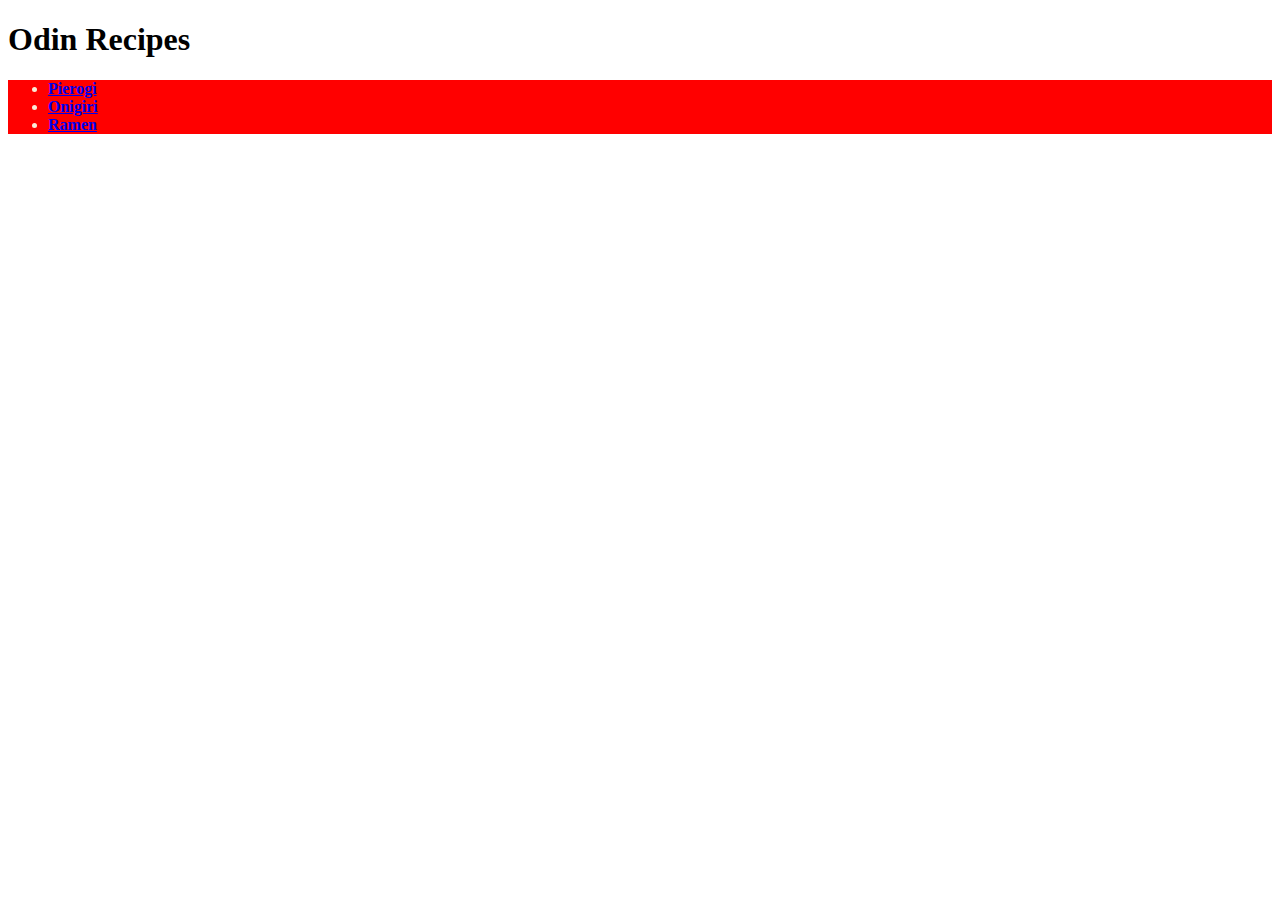
<file: index.html>
<!DOCTYPE html>
<html lang="en">
    <head>
        <meta charset="utf-8">
        <title>Odin Recipes</title>
        <link rel="stylesheet" href="style.css">
    </head>
    <body>
        <h1>Odin Recipes</h1>
        <ul>
            <li><a href="./recipes/pierogi.html">Pierogi</a></li>
            <li><a href="./recipes/onigiri.html">Onigiri</a></li>
            <li><a href="./recipes/ramen.html">Ramen</a></li>
        </ul>
    </body>
</html>
</file>
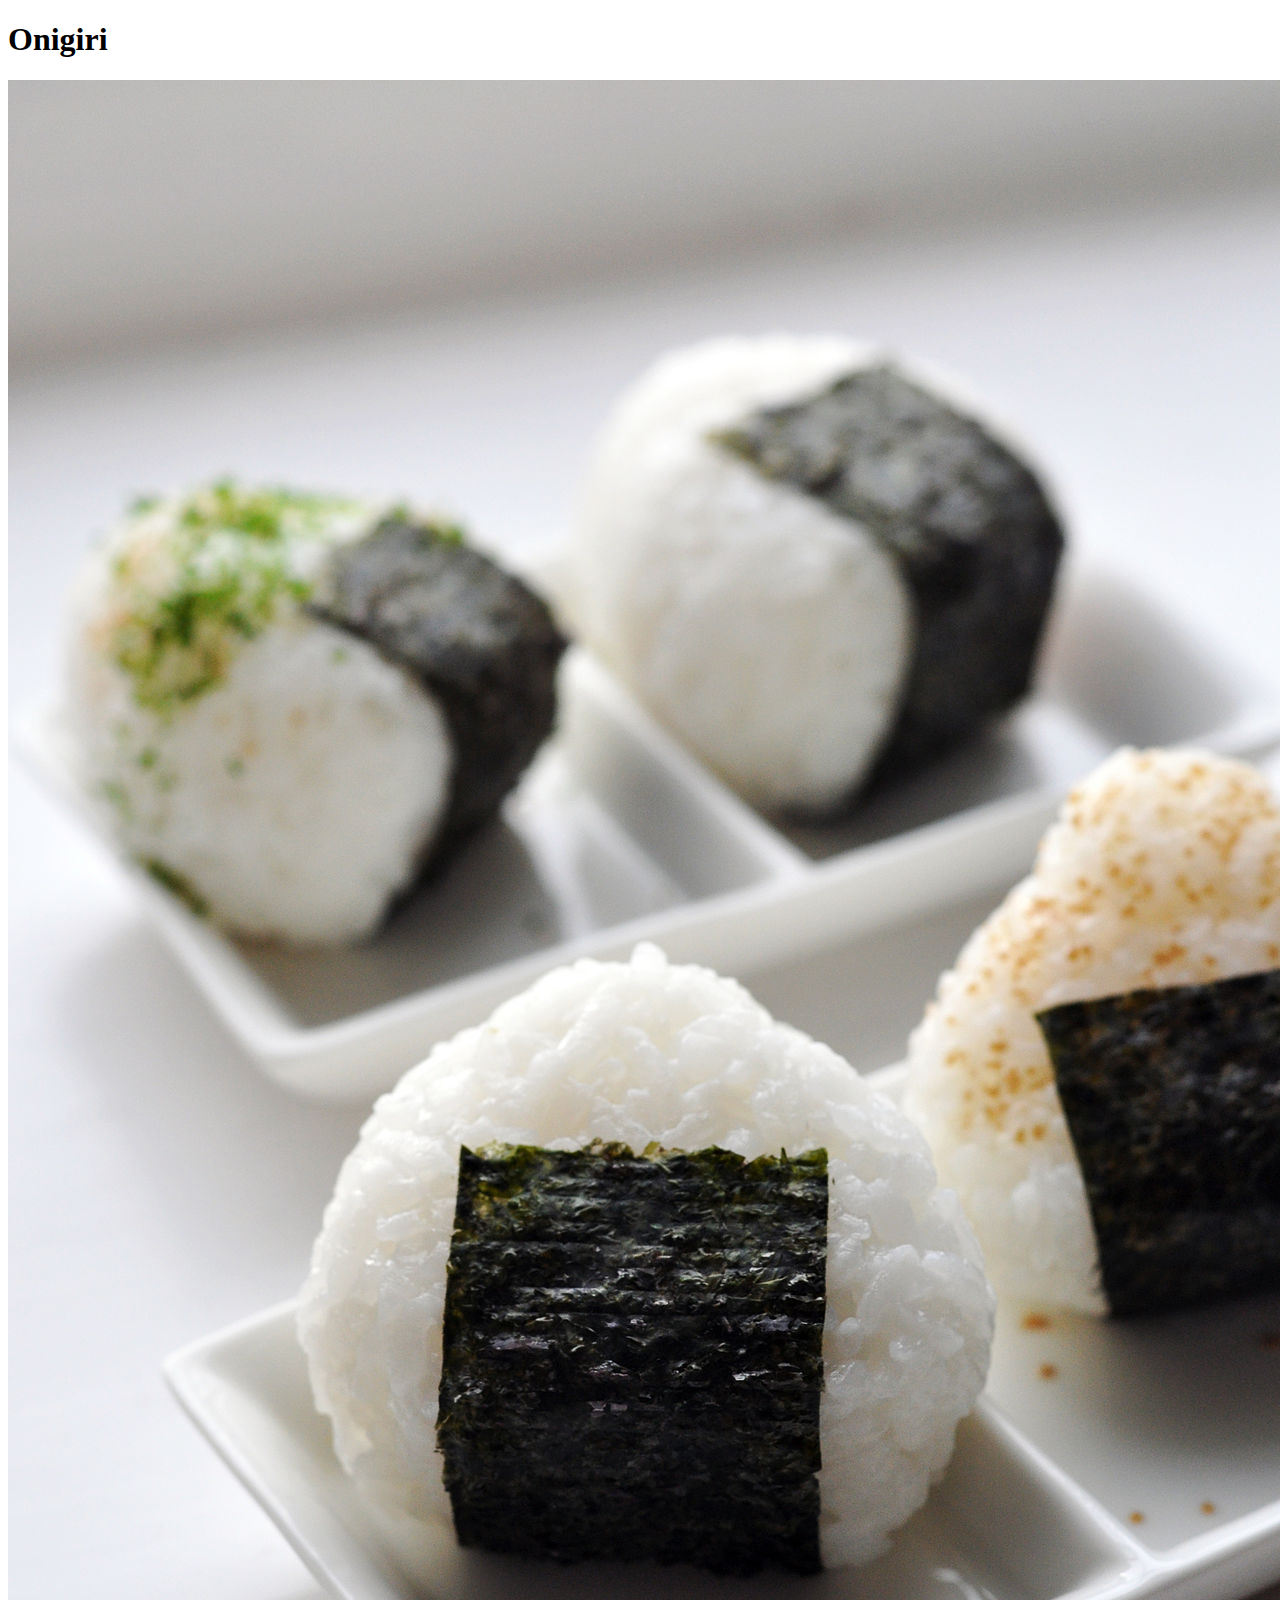
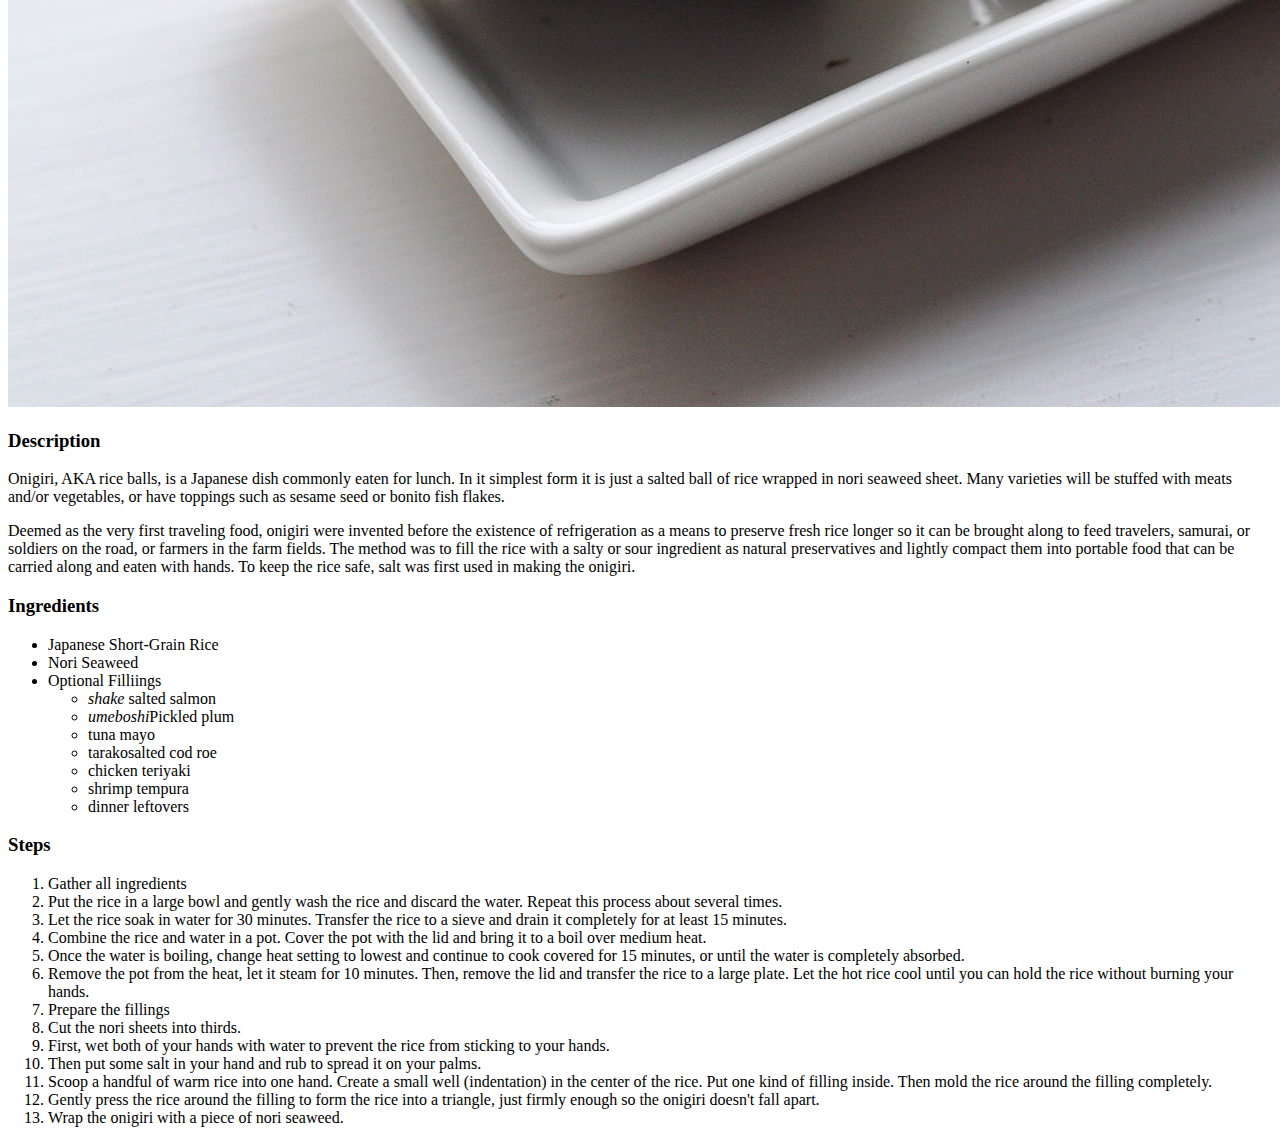
<file: recipes/onigiri.html>
<!DOCTYPE html>
<html lang="en">
    <head>
        <meta charset="UTF-8">
        <title>Onigiri Recipes</title>
    </head>
    <body>
        <h1>Onigiri</h1>
        <img src="onigiri.jpg" alt="onigiri">
        <h3>Description</h3>
        <p>Onigiri, AKA rice balls, is a Japanese dish commonly eaten for lunch. 
            In it simplest form it is just a salted ball of rice wrapped in nori seaweed sheet. 
            Many varieties will be stuffed with meats and/or vegetables, or have toppings 
            such as sesame seed or bonito fish flakes.</p>
        <p>Deemed as the very first traveling food, onigiri were invented before 
            the existence of refrigeration as a means to preserve fresh rice longer so it can be 
            brought along to feed travelers, samurai, or soldiers on the road, or farmers in the farm fields.
            The method was to fill the rice with a salty or sour ingredient as natural preservatives 
            and lightly compact them into portable food that can be carried along and eaten with hands. 
            To keep the rice safe, salt was first used in making the onigiri.</p>
        <h3>Ingredients</h3>
        <ul>
            <li>Japanese Short-Grain Rice</li>
            <li>Nori Seaweed</li>
            <li>Optional Filliings</li>
            <ul>
                <li><em>shake</em> salted salmon</li>
                <li><em>umeboshi</em>Pickled plum</li>
                <li>tuna mayo</li>
                <li><em></em>tarako</em>salted cod roe</li>
                <li>chicken teriyaki</li>
                <li>shrimp tempura</li>
                <li>dinner leftovers</li>
            </ul>
        </ul>   
        <h3>Steps</h3>
        <ol>
            <li>Gather all ingredients</li>
            <li>Put the rice in a large bowl and gently wash the rice and discard the water. Repeat this process about several times.</li>
            <li>Let the rice soak in water for 30 minutes. Transfer the rice to a sieve and drain it completely for at least 15 minutes.</li>
            <li>Combine the rice and water in a pot.  Cover the pot with the lid and bring it to a boil over medium heat. </li>
            <li>Once the water is boiling, change heat setting to lowest and continue to cook covered for 15 minutes, or until the water is completely absorbed. </li>
            <li>Remove the pot from the heat, let it steam for 10 minutes. Then, remove the lid and transfer the rice to a large plate. Let the hot rice cool until you can hold the rice without burning your hands.</li>
            <li>Prepare the fillings</li>
            <li>Cut the nori sheets into thirds.</li>
            <li>First, wet both of your hands with water to prevent the rice from sticking to your hands.</li>
            <li>Then put some salt in your hand and rub to spread it on your palms. </li>
            <li>Scoop a handful of warm rice into one hand. Create a small well (indentation) in the center of the rice. Put one kind of filling inside. Then mold the rice around the filling completely.</li>
            <li>Gently press the rice around the filling to form the rice into a triangle, just firmly enough so the onigiri doesn't fall apart.</li> 
            <li>Wrap the onigiri with a piece of nori seaweed.</li>
        </ol>
    </body>    
</html>
</file>
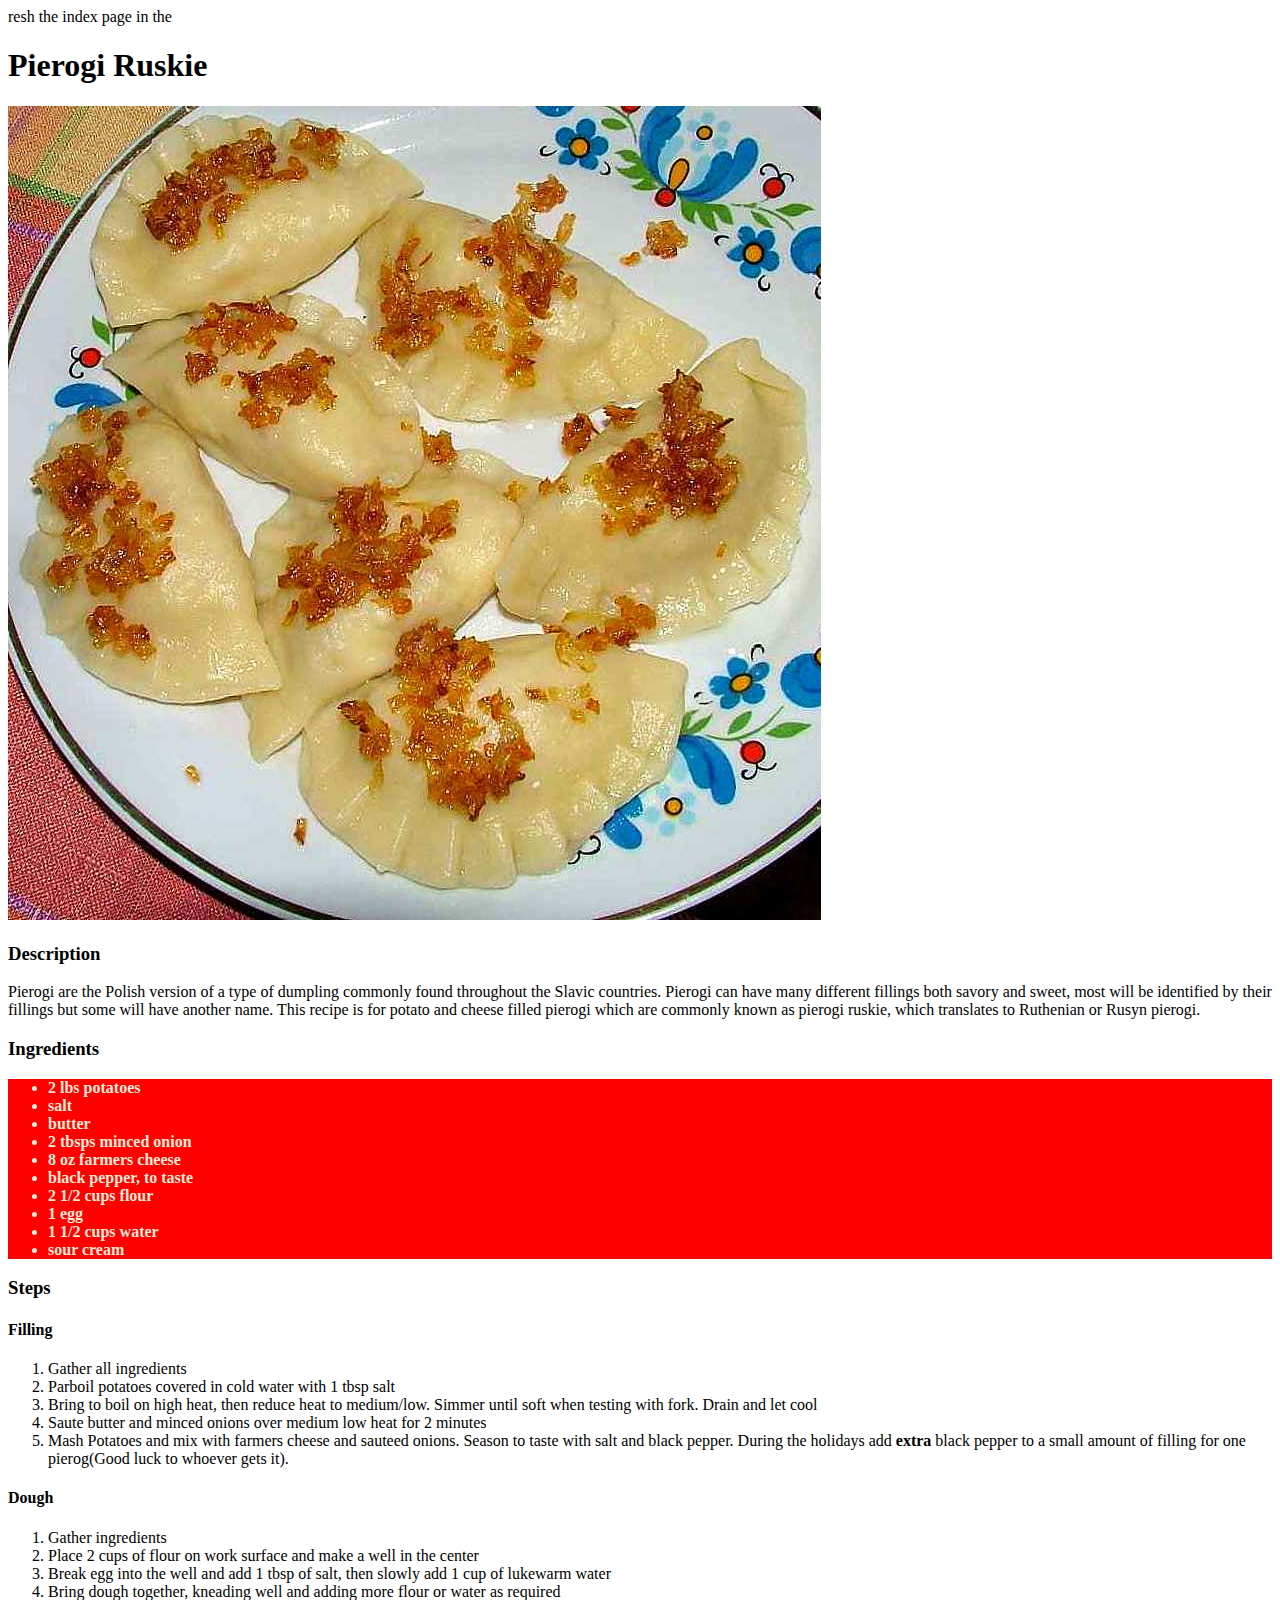
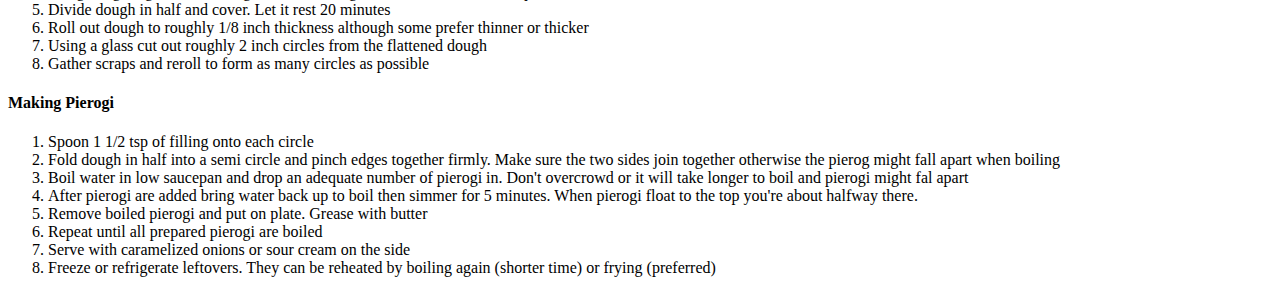
<file: recipes/pierogi.html>
<!DOCTYPE html>
<html lang="en">
    <head>
        <meta charset="UTF-8">
        <title>Przepis na Pierogi</title>
        <link rel="stylesheet"; href="../style.css"></ink>
    </head>
    <body>resh the index page in the 
        <h1>Pierogi Ruskie</h1>
        <img src="Pierogi_z_cebulką.jpg" alt="pierogi">
        <h3>Description</h3>
        <p>Pierogi are the Polish version of a type of dumpling commonly found throughout the Slavic countries. Pierogi can have many different fillings both savory and sweet, most will be identified by their fillings but some will have another name.  This recipe is for potato and cheese filled pierogi which are commonly known as pierogi ruskie, which translates to Ruthenian or Rusyn pierogi.</p>
        <h3>Ingredients</h3>
        <ul>
            <li>2 lbs potatoes</li>
            <li>salt</li>
            <li>butter</li>
            <li>2 tbsps minced onion</li>
            <li>8 oz farmers cheese</li>
            <li>black pepper, to taste</li>
            <li>2 1/2 cups flour</li>
            <li>1 egg</li> 
            <li>1 1/2 cups water</li>
            <li>sour cream</li>
        </ul>
        <h3>Steps</h3>
        <h4>Filling</h4>
        <ol>
            <li>Gather all ingredients</li>
            <li>Parboil potatoes covered in cold water with 1 tbsp salt</li>
            <li>Bring to boil on high heat, then reduce heat to medium/low. Simmer until soft when testing with fork. Drain and let cool</li>
            <li>Saute butter and minced onions over medium low heat for 2 minutes</li>
            <li>Mash Potatoes and mix with farmers cheese and sauteed onions. Season to taste with salt and black pepper. During the holidays add <strong>extra</strong> black pepper to a small amount of filling for one pierog(Good luck to whoever gets it).</li>
        </ol>
        <h4>Dough</h4>
        <ol>
            <li>Gather ingredients</li>
            <li>Place 2 cups of flour on work surface and make a well in the center</li>
            <li>Break egg into the well and add 1 tbsp of salt, then slowly add 1 cup of lukewarm water</li>
            <li>Bring dough together, kneading well and adding more flour or water as required</li>
            <li>Divide dough in half and cover. Let it rest 20 minutes</li>
            <li>Roll out dough to roughly 1/8 inch thickness although some prefer thinner or thicker</li>
            <li>Using a glass cut out roughly 2 inch circles from the flattened dough</li>
            <li>Gather scraps and reroll to form as many  circles as possible</li>
        </ol>
        <h4>Making Pierogi</h4>
        <ol>
            <li>Spoon 1 1/2 tsp of filling onto each circle</li>
            <li>Fold dough in half into a semi circle and pinch edges together firmly.  Make sure the two sides join together otherwise the pierog might fall apart when boiling</li>
            <li>Boil water in low saucepan and drop an adequate number of pierogi in. Don't overcrowd or it will take longer to boil and pierogi might fal apart</li>
            <li>After pierogi are added bring water back up to boil then simmer for 5 minutes. When pierogi float to the top you're about halfway there.</li>
            <li>Remove boiled pierogi and put on plate. Grease with butter</li>
            <li>Repeat until all prepared pierogi are boiled</li>
            <li>Serve with caramelized onions or sour cream on the side</li>
            <li>Freeze or refrigerate leftovers. They can be reheated by boiling again (shorter time) or frying (preferred)</li>
        </ol>
</html>
</file>
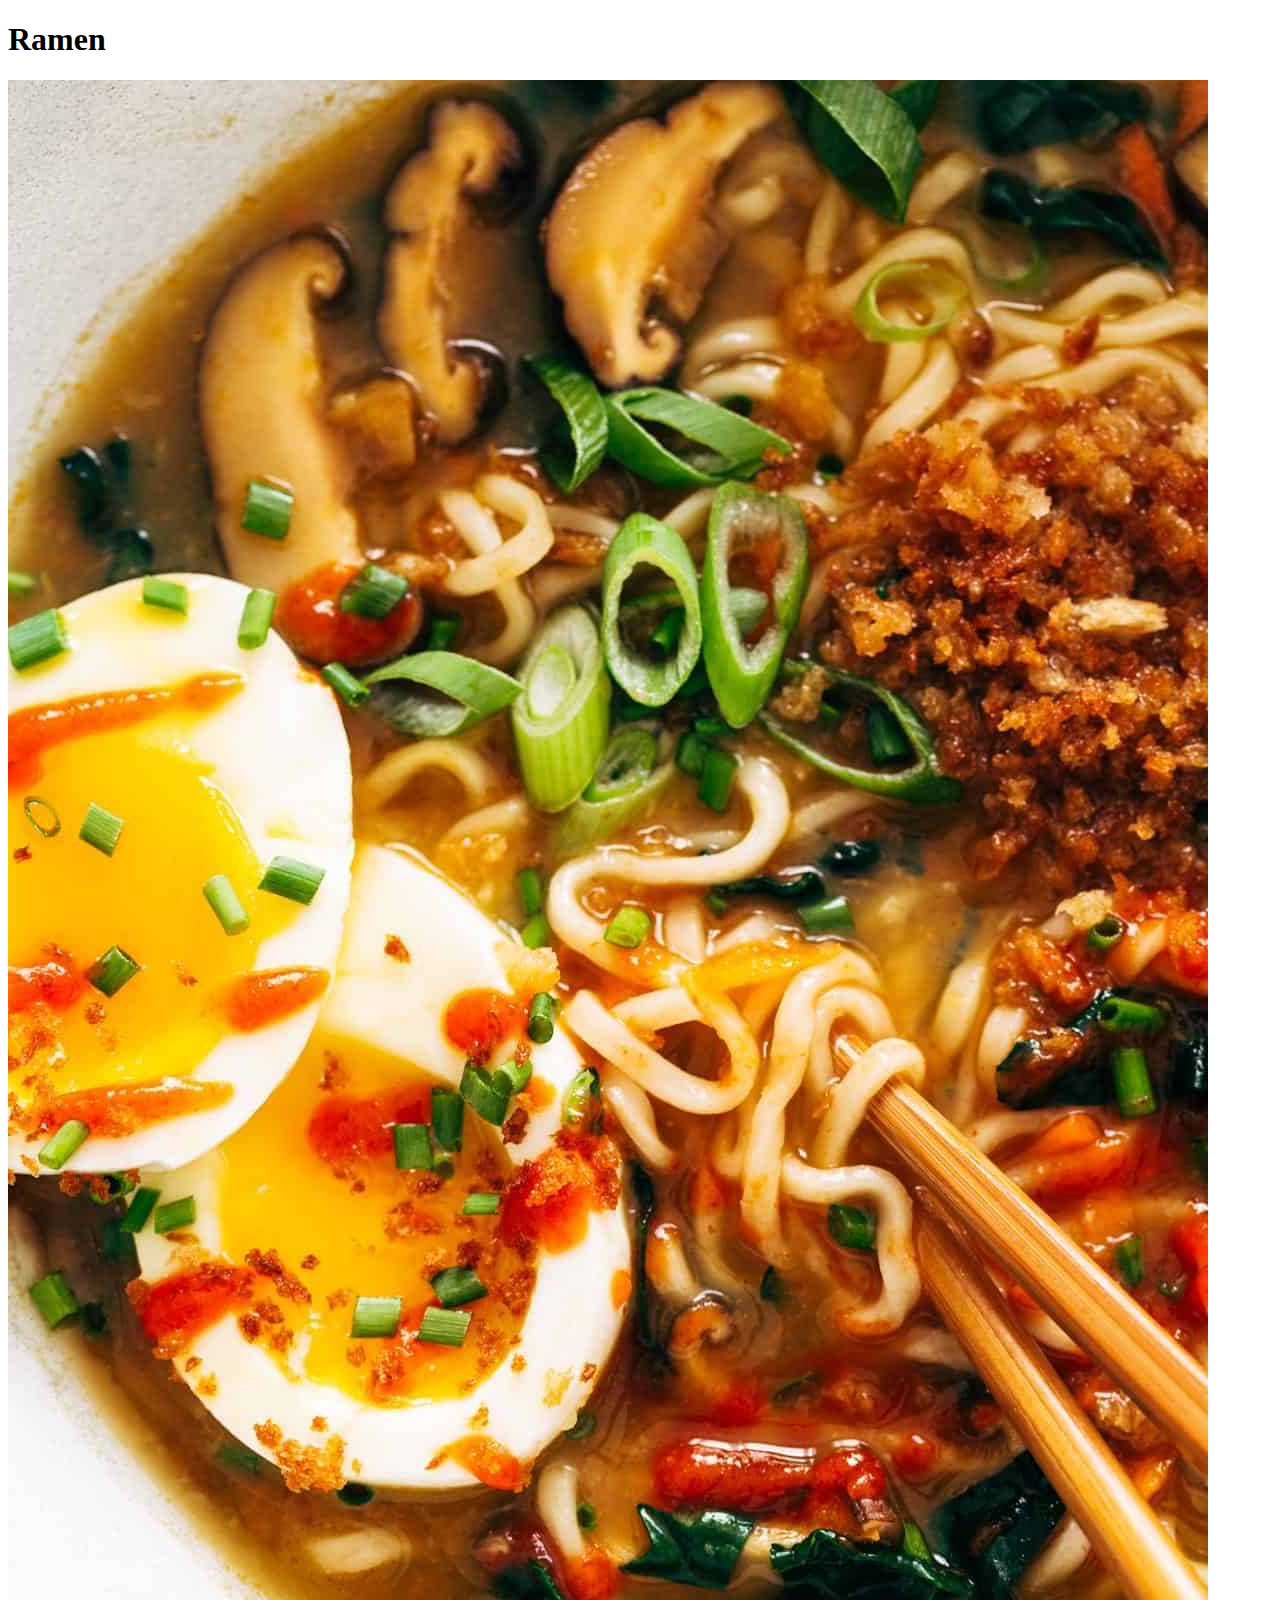
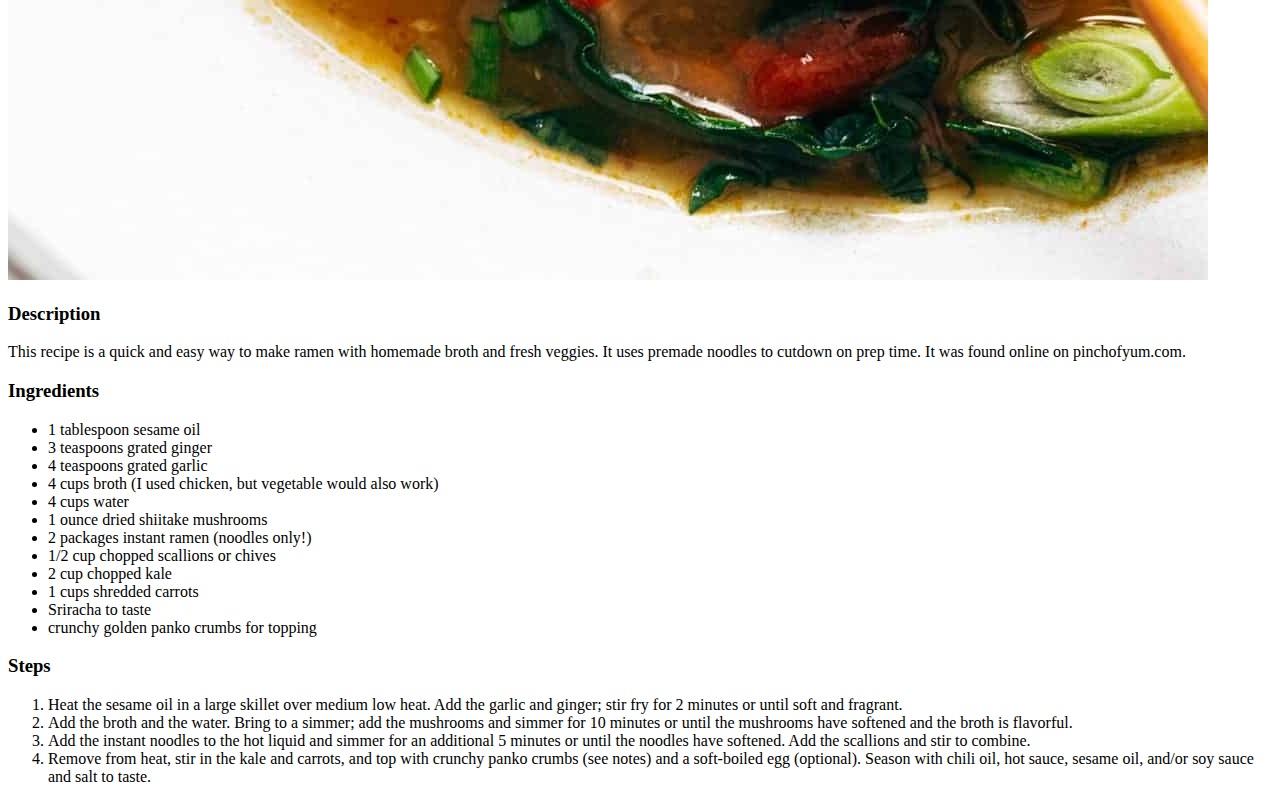
<file: recipes/ramen.html>
<!DOCTYPE html>
<html lang="en">
    <head>
        <meta charset="UTF-8">
        <title>Ramen Recipe</title> 
    </head>
    <body>
        <h1>Ramen</h1>
        <img src="./Homemade-Ramen-4-3.jpg" alt="Ramen image">
        <h3>Description</h3>
        <p> This recipe is a quick and easy way to make ramen with 
            homemade broth and fresh veggies.  It uses premade noodles to 
            cutdown on prep time. It was found online on pinchofyum.com.
        </p>
        <h3>Ingredients</h3>
        <ul>
            <li>1 tablespoon sesame oil</li>
            <li>3 teaspoons grated ginger</li>
            <li>4 teaspoons grated garlic</li>
            <li>4 cups broth (I used chicken, but vegetable would also work)</li>
            <li>4 cups water</li>
            <li>1 ounce dried shiitake mushrooms</li>
            <li>2 packages instant ramen (noodles only!)</li>
            <li>1/2 cup chopped scallions or chives</li>
            <li>2 cup chopped kale</li>
            <li>1 cups shredded carrots</li>
            <li>Sriracha to taste</li>
            <li>crunchy golden panko crumbs for topping</li>
        </ul>
        <h3>Steps</h3>
        <ol>
            <li>Heat the sesame oil in a large skillet over medium low heat. Add the garlic and ginger; stir fry for 2 minutes or until soft and fragrant.</li>
            <li>Add the broth and the water. Bring to a simmer; add the mushrooms and simmer for 10 minutes or until the mushrooms have softened and the broth is flavorful.</li>
            <li>Add the instant noodles to the hot liquid and simmer for an additional 5 minutes or until the noodles have softened. Add the scallions and stir to combine.</li>
            <li>Remove from heat, stir in the kale and carrots, and top with crunchy panko crumbs (see notes) and a soft-boiled egg (optional). Season with chili oil, hot sauce, sesame oil, and/or soy sauce and salt to taste.</li>
        </ol>
    </body>
</html>
</file>
<file: style.css>
ul {
    background-color: red;
    color:antiquewhite;
    font-weight: 700;
}
</file>
